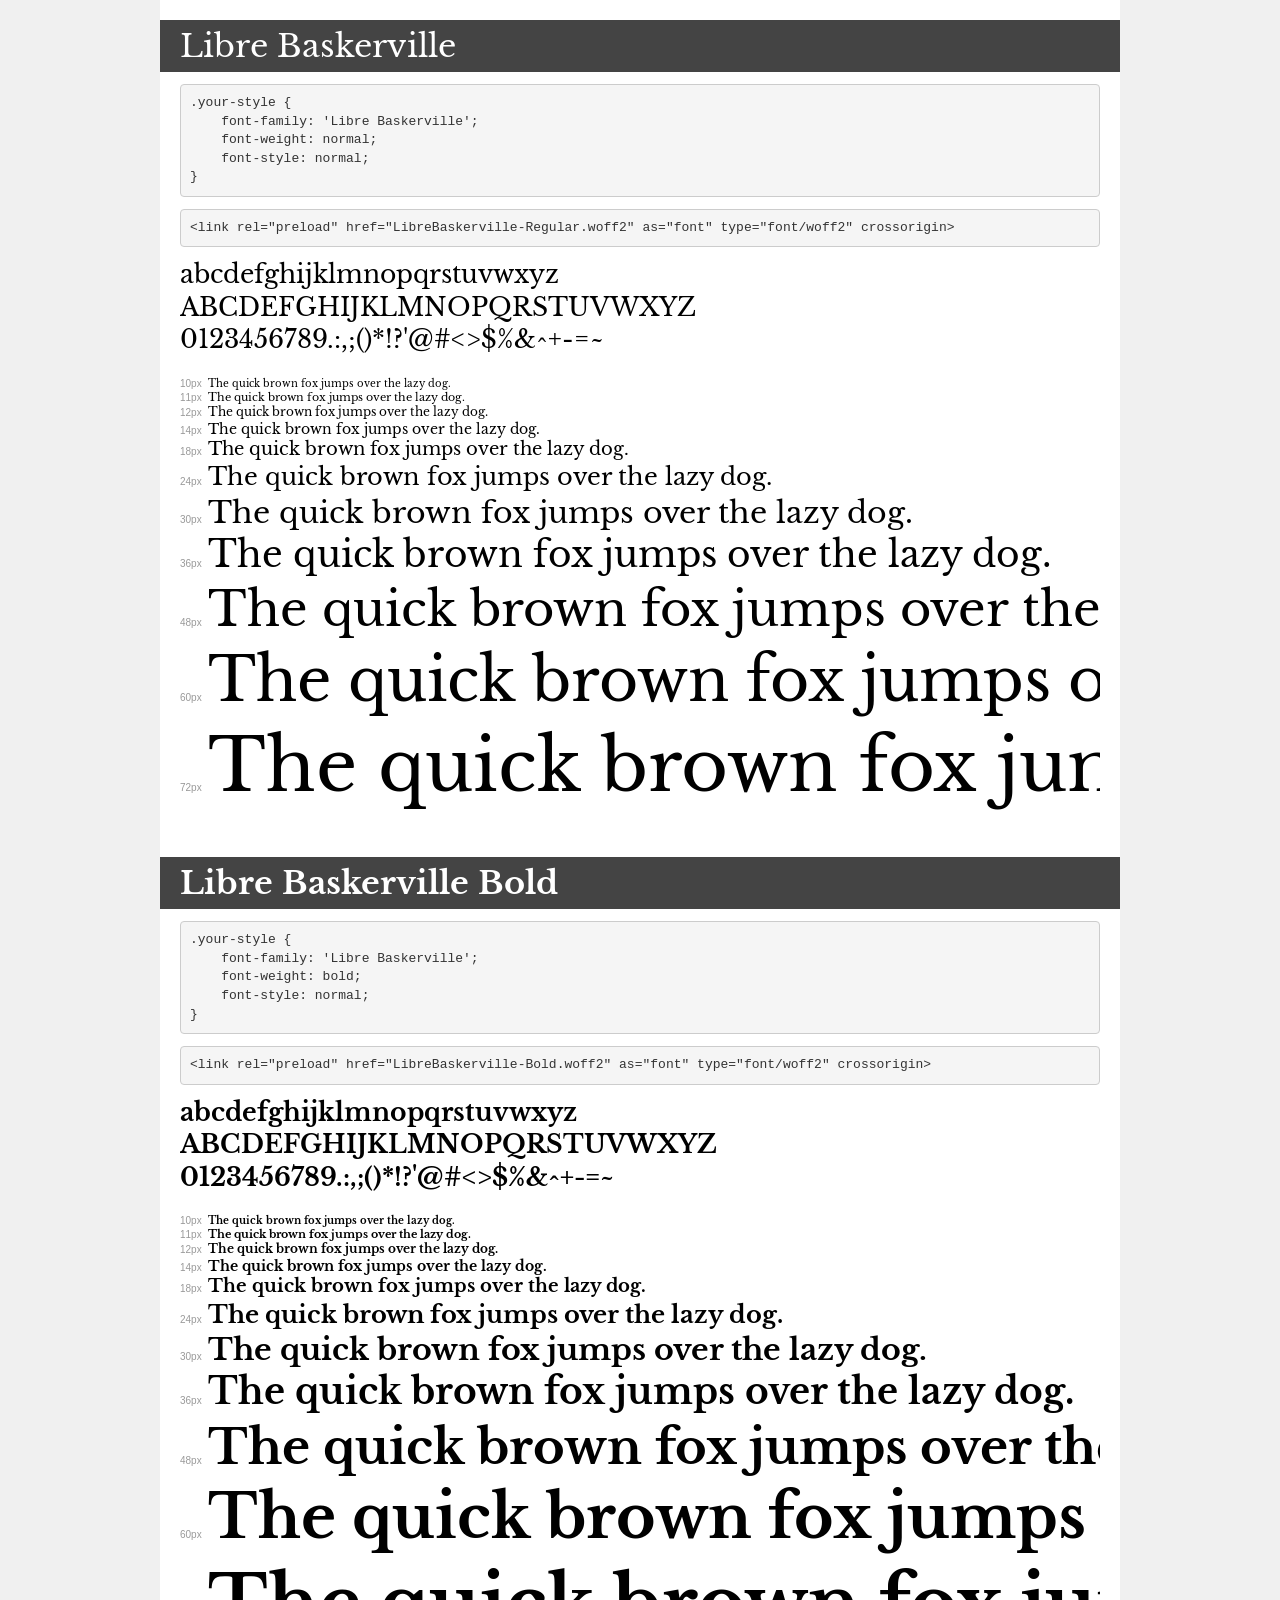
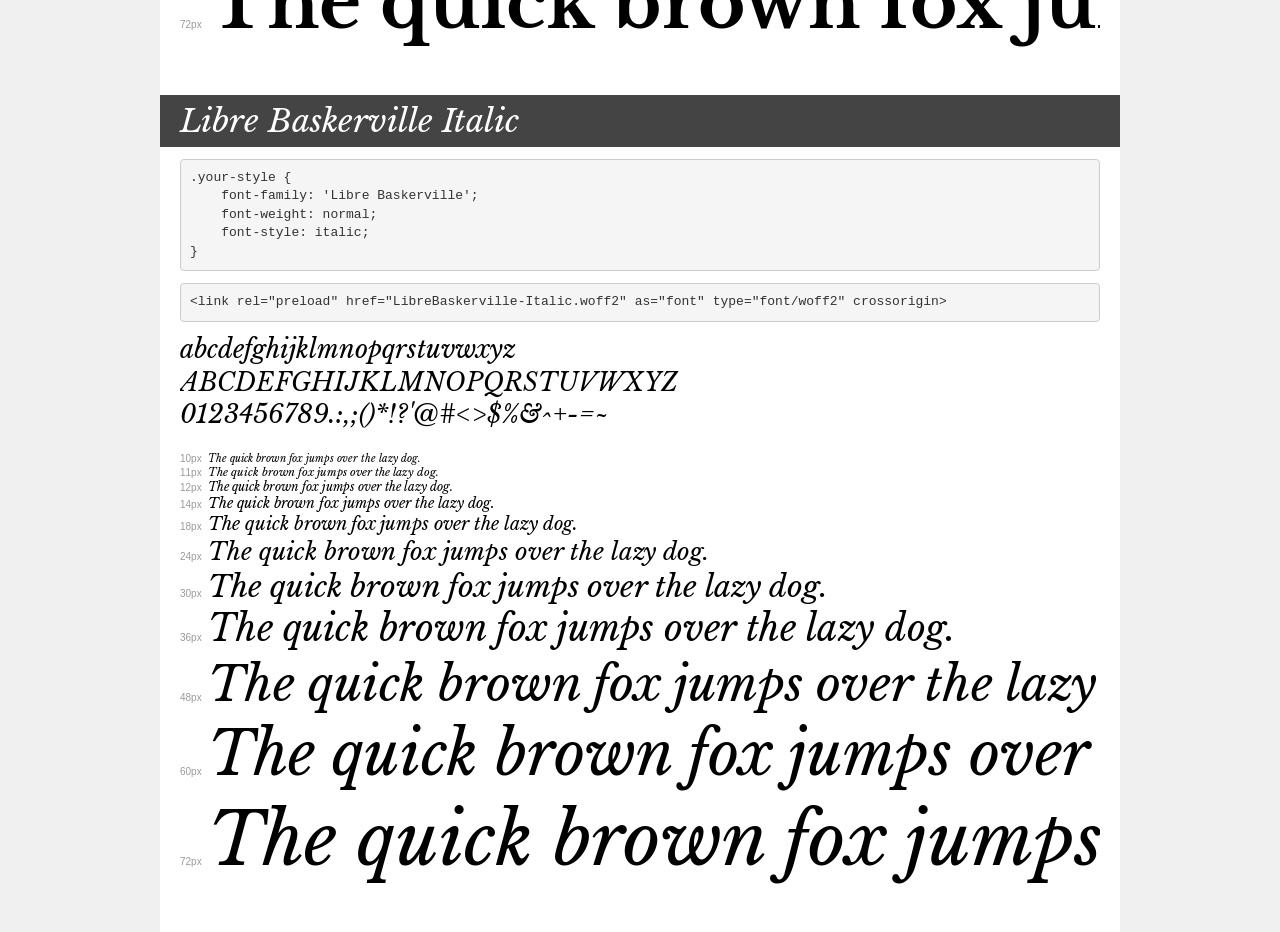
<file: font/Libre_Baskerville/demo.html>
<!DOCTYPE html>
<html lang="en">
<head>
    <meta charset="utf-8">
    <meta http-equiv="X-UA-Compatible" content="IE=edge">
    <meta name="viewport" content="width=device-width, initial-scale=1">
    <meta name="robots" content="noindex, noarchive">
    <meta name="format-detection" content="telephone=no">
    <title>Transfonter demo</title>
    <link href="stylesheet.css" rel="stylesheet">
    <style>
        /*
        http://meyerweb.com/eric/tools/css/reset/
        v2.0 | 20110126
        License: none (public domain)
        */
        html, body, div, span, applet, object, iframe,
        h1, h2, h3, h4, h5, h6, p, blockquote, pre,
        a, abbr, acronym, address, big, cite, code,
        del, dfn, em, img, ins, kbd, q, s, samp,
        small, strike, strong, sub, sup, tt, var,
        b, u, i, center,
        dl, dt, dd, ol, ul, li,
        fieldset, form, label, legend,
        table, caption, tbody, tfoot, thead, tr, th, td,
        article, aside, canvas, details, embed,
        figure, figcaption, footer, header, hgroup,
        menu, nav, output, ruby, section, summary,
        time, mark, audio, video {
            margin: 0;
            padding: 0;
            border: 0;
            font-size: 100%;
            font: inherit;
            vertical-align: baseline;
        }
        /* HTML5 display-role reset for older browsers */
        article, aside, details, figcaption, figure,
        footer, header, hgroup, menu, nav, section {
            display: block;
        }
        body {
            line-height: 1;
        }
        ol, ul {
            list-style: none;
        }
        blockquote, q {
            quotes: none;
        }
        blockquote:before, blockquote:after,
        q:before, q:after {
            content: '';
            content: none;
        }
        table {
            border-collapse: collapse;
            border-spacing: 0;
        }
        /* demo styles */
        body {
            background: #f0f0f0;
            color: #000;
        }
        .page {
            background: #fff;
            width: 920px;
            margin: 0 auto;
            padding: 20px 20px 0 20px;
            overflow: hidden;
        }
        .font-container {
            overflow-x: auto;
            overflow-y: hidden;
            margin-bottom: 40px;
            line-height: 1.3;
            white-space: nowrap;
            padding-bottom: 5px;
        }
        h1 {
            position: relative;
            background: #444;
            font-size: 32px;
            color: #fff;
            padding: 10px 20px;
            margin: 0 -20px 12px -20px;
        }
        .letters {
            font-size: 25px;
            margin-bottom: 20px;
        }
        .s10:before {
            content: '10px';
        }
        .s11:before {
            content: '11px';
        }
        .s12:before {
            content: '12px';
        }
        .s14:before {
            content: '14px';
        }
        .s18:before {
            content: '18px';
        }
        .s24:before {
            content: '24px';
        }
        .s30:before {
            content: '30px';
        }
        .s36:before {
            content: '36px';
        }
        .s48:before {
            content: '48px';
        }
        .s60:before {
            content: '60px';
        }
        .s72:before {
            content: '72px';
        }
        .s10:before, .s11:before, .s12:before, .s14:before,
        .s18:before, .s24:before, .s30:before, .s36:before,
        .s48:before, .s60:before, .s72:before {
            font-family: Arial, sans-serif;
            font-size: 10px;
            font-weight: normal;
            font-style: normal;
            color: #999;
            padding-right: 6px;
        }
        pre {
            display: block;
            padding: 9px;
            margin: 0 0 12px;
            font-family: Monaco, Menlo, Consolas, "Courier New", monospace;
            font-size: 13px;
            line-height: 1.428571429;
            color: #333;
            font-weight: normal;
            font-style: normal;
            background-color: #f5f5f5;
            border: 1px solid #ccc;
            overflow-x: auto;
            border-radius: 4px;
        }
        /* responsive */
        @media (max-width: 959px) {
            .page {
                width: auto;
                margin: 0;
            }
        }
    </style>
</head>
<body>
<div class="page">
    <div class="demo">
        <h1 style="font-family: 'Libre Baskerville'; font-weight: normal; font-style: normal;">Libre Baskerville</h1>
        <pre title="Usage">.your-style {
    font-family: 'Libre Baskerville';
    font-weight: normal;
    font-style: normal;
}</pre>
        <pre title="Preload (optional)">
&lt;link rel=&quot;preload&quot; href=&quot;LibreBaskerville-Regular.woff2&quot; as=&quot;font&quot; type=&quot;font/woff2&quot; crossorigin&gt;</pre>
        <div class="font-container" style="font-family: 'Libre Baskerville'; font-weight: normal; font-style: normal;">
            <p class="letters">
                abcdefghijklmnopqrstuvwxyz<br>
ABCDEFGHIJKLMNOPQRSTUVWXYZ<br>
                0123456789.:,;()*!?'@#&lt;&gt;$%&^+-=~
            </p>
            <p class="s10" style="font-size: 10px;">The quick brown fox jumps over the lazy dog.</p>
            <p class="s11" style="font-size: 11px;">The quick brown fox jumps over the lazy dog.</p>
            <p class="s12" style="font-size: 12px;">The quick brown fox jumps over the lazy dog.</p>
            <p class="s14" style="font-size: 14px;">The quick brown fox jumps over the lazy dog.</p>
            <p class="s18" style="font-size: 18px;">The quick brown fox jumps over the lazy dog.</p>
            <p class="s24" style="font-size: 24px;">The quick brown fox jumps over the lazy dog.</p>
            <p class="s30" style="font-size: 30px;">The quick brown fox jumps over the lazy dog.</p>
            <p class="s36" style="font-size: 36px;">The quick brown fox jumps over the lazy dog.</p>
            <p class="s48" style="font-size: 48px;">The quick brown fox jumps over the lazy dog.</p>
            <p class="s60" style="font-size: 60px;">The quick brown fox jumps over the lazy dog.</p>
            <p class="s72" style="font-size: 72px;">The quick brown fox jumps over the lazy dog.</p>
        </div>
    </div>

    <div class="demo">
        <h1 style="font-family: 'Libre Baskerville'; font-weight: bold; font-style: normal;">Libre Baskerville Bold</h1>
        <pre title="Usage">.your-style {
    font-family: 'Libre Baskerville';
    font-weight: bold;
    font-style: normal;
}</pre>
        <pre title="Preload (optional)">
&lt;link rel=&quot;preload&quot; href=&quot;LibreBaskerville-Bold.woff2&quot; as=&quot;font&quot; type=&quot;font/woff2&quot; crossorigin&gt;</pre>
        <div class="font-container" style="font-family: 'Libre Baskerville'; font-weight: bold; font-style: normal;">
            <p class="letters">
                abcdefghijklmnopqrstuvwxyz<br>
ABCDEFGHIJKLMNOPQRSTUVWXYZ<br>
                0123456789.:,;()*!?'@#&lt;&gt;$%&^+-=~
            </p>
            <p class="s10" style="font-size: 10px;">The quick brown fox jumps over the lazy dog.</p>
            <p class="s11" style="font-size: 11px;">The quick brown fox jumps over the lazy dog.</p>
            <p class="s12" style="font-size: 12px;">The quick brown fox jumps over the lazy dog.</p>
            <p class="s14" style="font-size: 14px;">The quick brown fox jumps over the lazy dog.</p>
            <p class="s18" style="font-size: 18px;">The quick brown fox jumps over the lazy dog.</p>
            <p class="s24" style="font-size: 24px;">The quick brown fox jumps over the lazy dog.</p>
            <p class="s30" style="font-size: 30px;">The quick brown fox jumps over the lazy dog.</p>
            <p class="s36" style="font-size: 36px;">The quick brown fox jumps over the lazy dog.</p>
            <p class="s48" style="font-size: 48px;">The quick brown fox jumps over the lazy dog.</p>
            <p class="s60" style="font-size: 60px;">The quick brown fox jumps over the lazy dog.</p>
            <p class="s72" style="font-size: 72px;">The quick brown fox jumps over the lazy dog.</p>
        </div>
    </div>

    <div class="demo">
        <h1 style="font-family: 'Libre Baskerville'; font-weight: normal; font-style: italic;">Libre Baskerville Italic</h1>
        <pre title="Usage">.your-style {
    font-family: 'Libre Baskerville';
    font-weight: normal;
    font-style: italic;
}</pre>
        <pre title="Preload (optional)">
&lt;link rel=&quot;preload&quot; href=&quot;LibreBaskerville-Italic.woff2&quot; as=&quot;font&quot; type=&quot;font/woff2&quot; crossorigin&gt;</pre>
        <div class="font-container" style="font-family: 'Libre Baskerville'; font-weight: normal; font-style: italic;">
            <p class="letters">
                abcdefghijklmnopqrstuvwxyz<br>
ABCDEFGHIJKLMNOPQRSTUVWXYZ<br>
                0123456789.:,;()*!?'@#&lt;&gt;$%&^+-=~
            </p>
            <p class="s10" style="font-size: 10px;">The quick brown fox jumps over the lazy dog.</p>
            <p class="s11" style="font-size: 11px;">The quick brown fox jumps over the lazy dog.</p>
            <p class="s12" style="font-size: 12px;">The quick brown fox jumps over the lazy dog.</p>
            <p class="s14" style="font-size: 14px;">The quick brown fox jumps over the lazy dog.</p>
            <p class="s18" style="font-size: 18px;">The quick brown fox jumps over the lazy dog.</p>
            <p class="s24" style="font-size: 24px;">The quick brown fox jumps over the lazy dog.</p>
            <p class="s30" style="font-size: 30px;">The quick brown fox jumps over the lazy dog.</p>
            <p class="s36" style="font-size: 36px;">The quick brown fox jumps over the lazy dog.</p>
            <p class="s48" style="font-size: 48px;">The quick brown fox jumps over the lazy dog.</p>
            <p class="s60" style="font-size: 60px;">The quick brown fox jumps over the lazy dog.</p>
            <p class="s72" style="font-size: 72px;">The quick brown fox jumps over the lazy dog.</p>
        </div>
    </div>

</div>
</body>
</html>
</file>
<file: font/Libre_Baskerville/stylesheet.css>
@font-face {
    font-family: 'Libre Baskerville';
    src: url('LibreBaskerville-Regular.woff2') format('woff2'),
        url('LibreBaskerville-Regular.woff') format('woff'),
        url('LibreBaskerville-Regular.svg#LibreBaskerville-Regular') format('svg');
    font-weight: normal;
    font-style: normal;
    font-display: swap;
}

@font-face {
    font-family: 'Libre Baskerville';
    src: url('LibreBaskerville-Bold.woff2') format('woff2'),
        url('LibreBaskerville-Bold.woff') format('woff'),
        url('LibreBaskerville-Bold.svg#LibreBaskerville-Bold') format('svg');
    font-weight: bold;
    font-style: normal;
    font-display: swap;
}

@font-face {
    font-family: 'Libre Baskerville';
    src: url('LibreBaskerville-Italic.woff2') format('woff2'),
        url('LibreBaskerville-Italic.woff') format('woff'),
        url('LibreBaskerville-Italic.svg#LibreBaskerville-Italic') format('svg');
    font-weight: normal;
    font-style: italic;
    font-display: swap;
}
</file>
